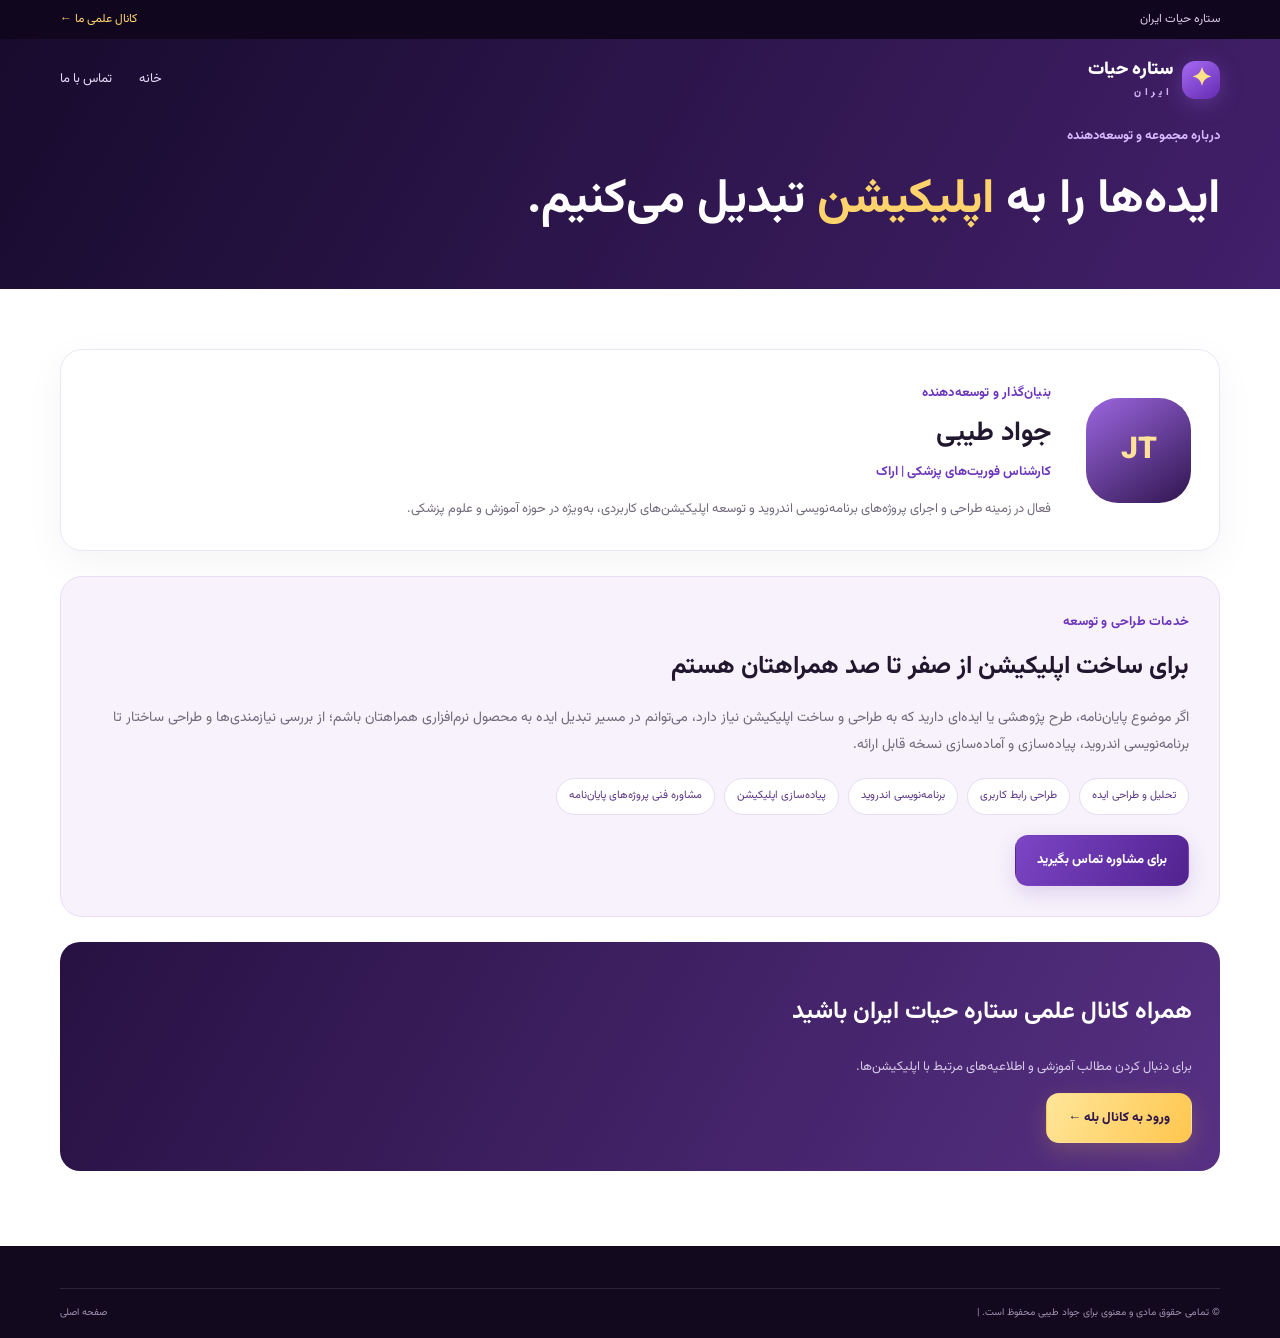
<file: about.html>
<!doctype html><html lang="fa" dir="rtl"><head><meta charset="utf-8"><meta name="viewport" content="width=device-width,initial-scale=1"><meta name="theme-color" content="#170b2d"><title>درباره جواد طیبی | ستاره حیات ایران</title><meta name="description" content="آشنایی با جواد طیبی، کارشناس فوریت‌های پزشکی اراک و توسعه‌دهنده اپلیکیشن‌های اندرویدی؛ طراحی و اجرای پروژه‌های نرم‌افزاری و اپلیکیشن از صفر تا صد."><link rel="stylesheet" href="style.css"><link rel="icon" href="assets/favicon.svg"></head><body><div class="topline"><div class="container topinner"><span>ستاره حیات ایران</span><a href="https://ble.ir/setarehhayatiran" target="_blank">کانال علمی ما ←</a></div></div><header class="simple-head"><nav class="container nav"><a class="logo" href="index.html"><span class="logo-mark">✦</span><span>ستاره حیات<small>ایران</small></span></a><div class="navlinks"><a href="index.html">خانه</a><a href="contact.html">تماس با ما</a></div></nav><div class="container"><span class="eyebrow">درباره مجموعه و توسعه‌دهنده</span><h1>ایده‌ها را به <em>اپلیکیشن</em> تبدیل می‌کنیم.</h1></div></header><main class="container about-page"><div class="profile-card"><div class="profile-avatar">JT</div><div><span class="kicker">بنیان‌گذار و توسعه‌دهنده</span><h2>جواد طیبی</h2><p class="profile-role">کارشناس فوریت‌های پزشکی | اراک</p><p>فعال در زمینه طراحی و اجرای پروژه‌های برنامه‌نویسی اندروید و توسعه اپلیکیشن‌های کاربردی، به‌ویژه در حوزه آموزش و علوم پزشکی.</p></div></div><section class="service-box"><span class="kicker">خدمات طراحی و توسعه</span><h2>برای ساخت اپلیکیشن از صفر تا صد همراهتان هستم</h2><p>اگر موضوع پایان‌نامه، طرح پژوهشی یا ایده‌ای دارید که به طراحی و ساخت اپلیکیشن نیاز دارد، می‌توانم در مسیر تبدیل ایده به محصول نرم‌افزاری همراهتان باشم؛ از بررسی نیازمندی‌ها و طراحی ساختار تا برنامه‌نویسی اندروید، پیاده‌سازی و آماده‌سازی نسخه قابل ارائه.</p><div class="service-points"><span>تحلیل و طراحی ایده</span><span>طراحی رابط کاربری</span><span>برنامه‌نویسی اندروید</span><span>پیاده‌سازی اپلیکیشن</span><span>مشاوره فنی پروژه‌های پایان‌نامه</span></div><a class="btn btn-purple" href="contact.html">برای مشاوره تماس بگیرید</a></section><div class="channel-call"><h2>همراه کانال علمی ستاره حیات ایران باشید</h2><p>برای دنبال کردن مطالب آموزشی و اطلاعیه‌های مرتبط با اپلیکیشن‌ها.</p><a class="btn btn-gold" href="https://ble.ir/setarehhayatiran" target="_blank" rel="noopener">ورود به کانال بله ←</a></div></main><footer class="footer"><div class="container copyright">© تمامی حقوق مادی و معنوی برای جواد طیبی محفوظ است. | <a href="index.html">صفحه اصلی</a></div></footer></body></html>
</file>
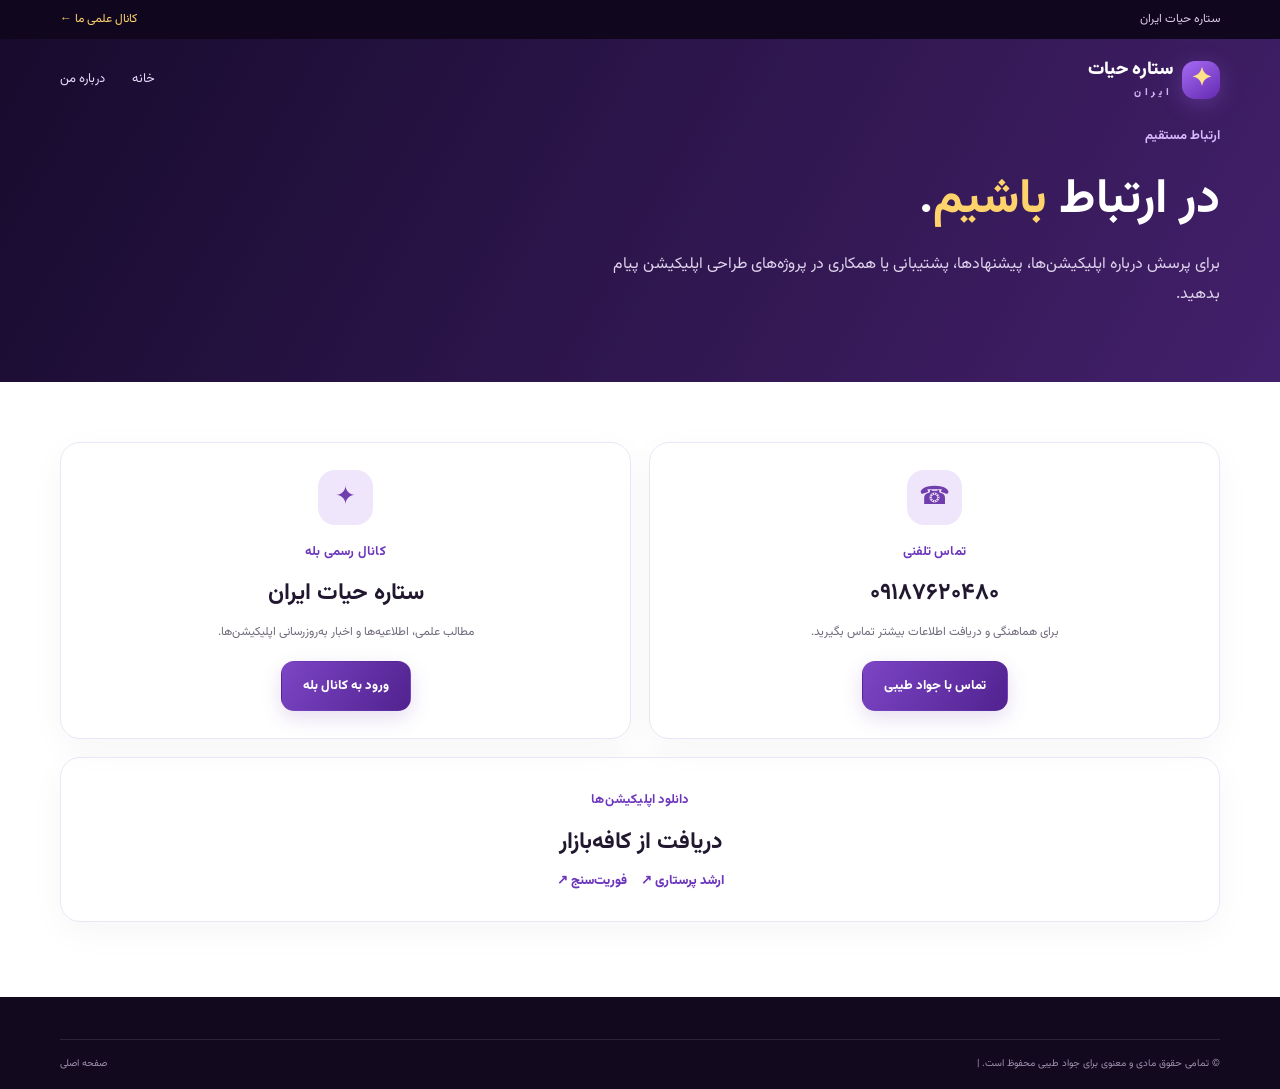
<file: contact.html>
<!doctype html><html lang="fa" dir="rtl"><head><meta charset="utf-8"><meta name="viewport" content="width=device-width,initial-scale=1"><meta name="theme-color" content="#170b2d"><title>تماس با جواد طیبی | ستاره حیات ایران</title><meta name="description" content="راه‌های ارتباط با جواد طیبی برای پشتیبانی اپلیکیشن‌های ارشد پرستاری و فوریت‌سنج و مشاوره طراحی و توسعه اپلیکیشن اندروید."><link rel="stylesheet" href="style.css"><link rel="icon" href="assets/favicon.svg"></head><body><div class="topline"><div class="container topinner"><span>ستاره حیات ایران</span><a href="https://ble.ir/setarehhayatiran" target="_blank">کانال علمی ما ←</a></div></div><header class="simple-head"><nav class="container nav"><a class="logo" href="index.html"><span class="logo-mark">✦</span><span>ستاره حیات<small>ایران</small></span></a><div class="navlinks"><a href="index.html">خانه</a><a href="about.html">درباره من</a></div></nav><div class="container"><span class="eyebrow">ارتباط مستقیم</span><h1>در ارتباط <em>باشیم</em>.</h1><p class="head-desc">برای پرسش درباره اپلیکیشن‌ها، پیشنهادها، پشتیبانی یا همکاری در پروژه‌های طراحی اپلیکیشن پیام بدهید.</p></div></header><main class="container contact-page"><div class="contact-card"><div class="contact-icon">☎</div><span class="kicker">تماس تلفنی</span><h2>۰۹۱۸۷۶۲۰۴۸۰</h2><p>برای هماهنگی و دریافت اطلاعات بیشتر تماس بگیرید.</p><a class="btn btn-purple" href="tel:09187620480">تماس با جواد طیبی</a></div><div class="contact-card"><div class="contact-icon">✦</div><span class="kicker">کانال رسمی بله</span><h2>ستاره حیات ایران</h2><p>مطالب علمی، اطلاعیه‌ها و اخبار به‌روزرسانی اپلیکیشن‌ها.</p><a class="btn btn-purple" href="https://ble.ir/setarehhayatiran" target="_blank" rel="noopener">ورود به کانال بله</a></div><div class="contact-card wide"><span class="kicker">دانلود اپلیکیشن‌ها</span><h2>دریافت از کافه‌بازار</h2><div class="download-links"><a href="https://cafebazaar.ir/app/?id=com.ayllar7.arshaad&amp;ref=share" target="_blank" rel="noopener">ارشد پرستاری ↗</a><a href="https://cafebazaar.ir/app/?id=com.ayllar7.foriatsanj&amp;ref=share" target="_blank" rel="noopener">فوریت‌سنج ↗</a></div></div></main><footer class="footer"><div class="container copyright">© تمامی حقوق مادی و معنوی برای جواد طیبی محفوظ است. | <a href="index.html">صفحه اصلی</a></div></footer></body></html>
</file>
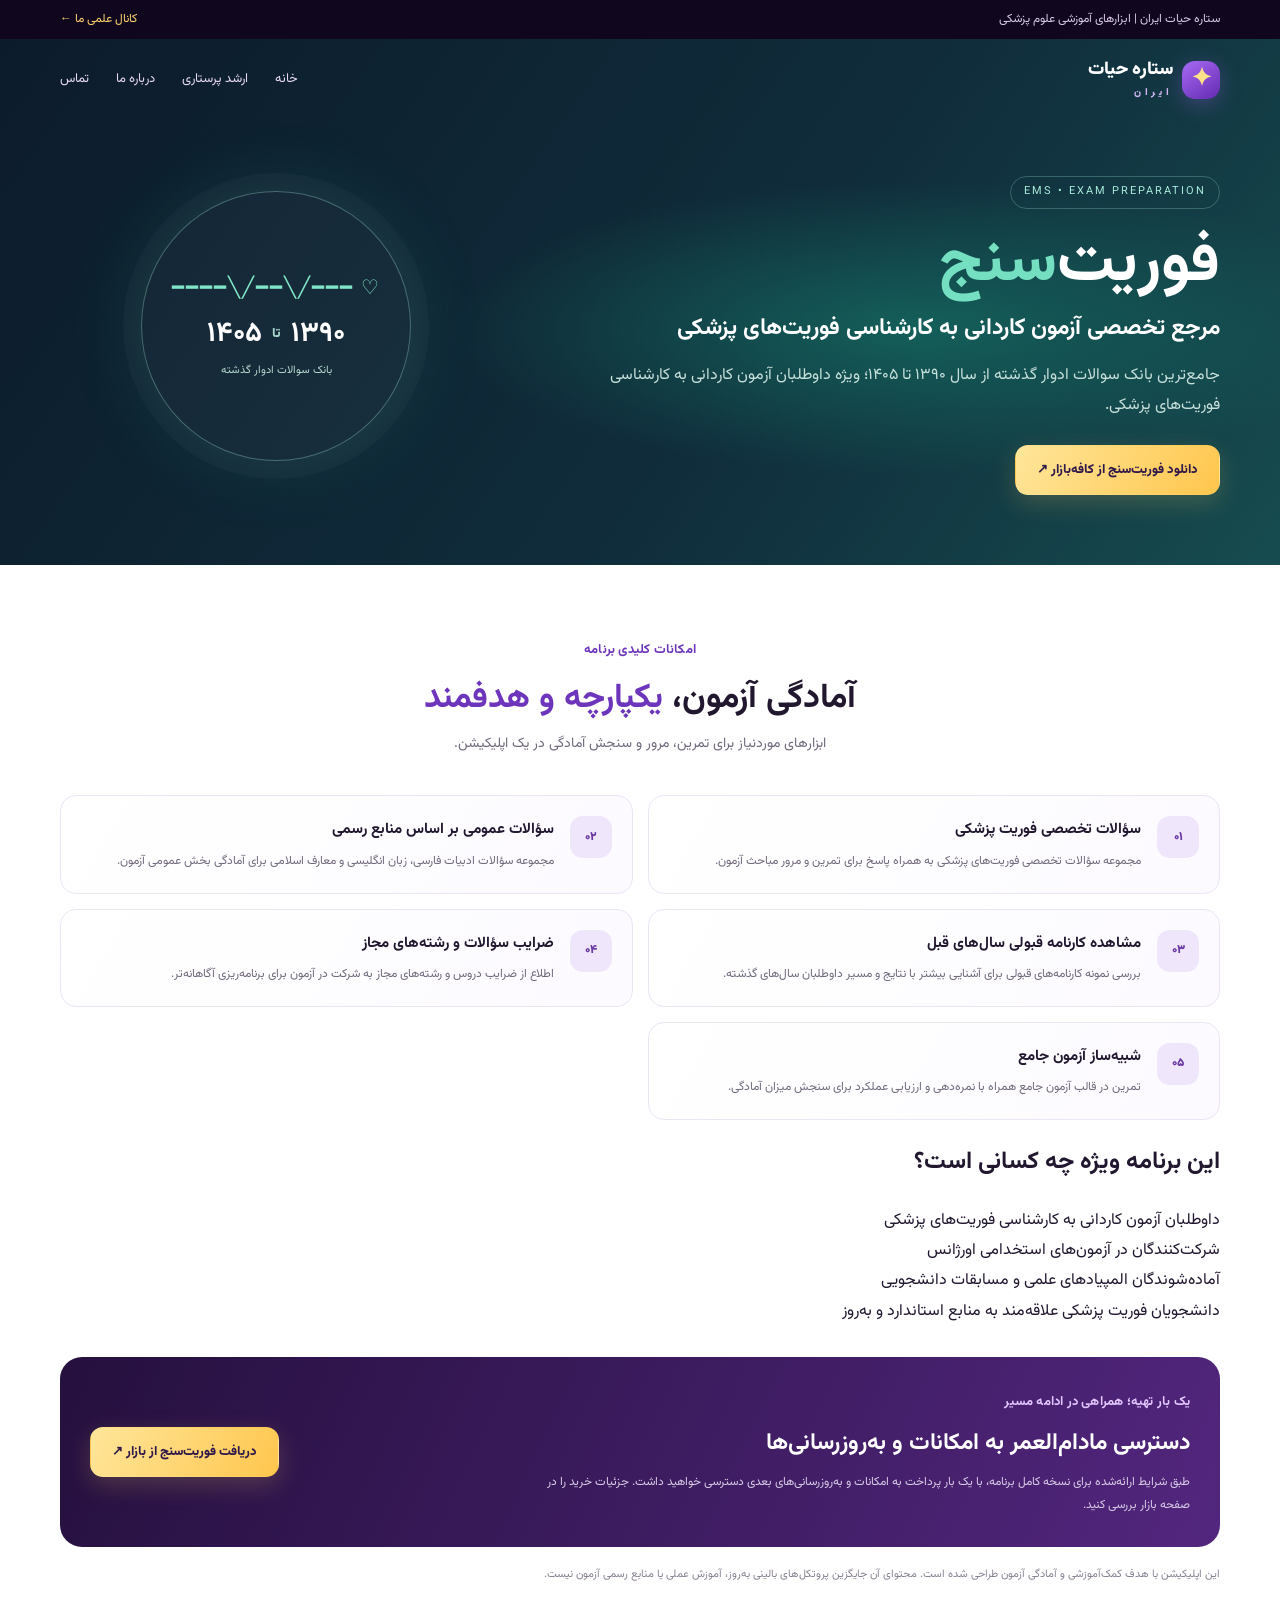
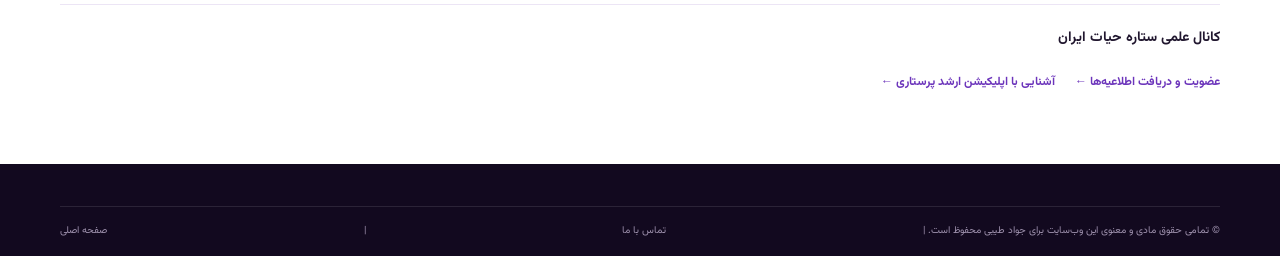
<file: foriatsanj.html>
<!doctype html><html lang="fa" dir="rtl"><head><meta charset="utf-8"><meta name="viewport" content="width=device-width,initial-scale=1"><meta name="theme-color" content="#170b2d"><title>دانلود فوریت‌سنج | بانک سوالات فوریت‌های پزشکی ۱۳۹۰ تا ۱۴۰۵</title><meta name="description" content="فوریت‌سنج؛ بانک سوالات آزمون کاردانی به کارشناسی فوریت‌های پزشکی از ۱۳۹۰ تا ۱۴۰۵، سوالات عمومی، کارنامه قبولی و شبیه‌ساز آزمون جامع."><meta name="keywords" content="دانلود فوریت سنج, سوالات فوریت پزشکی, آزمون کاردانی به کارشناسی فوریت پزشکی, استخدام اورژانس, سوالات استخدامی اورژانس"><link rel="icon" href="assets/favicon.svg"><link rel="stylesheet" href="style.css"></head><body>
<div class="topline"><div class="container topinner"><span>ستاره حیات ایران | ابزارهای آموزشی علوم پزشکی</span><a href="https://ble.ir/setarehhayatiran" target="_blank">کانال علمی ما ←</a></div></div><header class="subhero ems-sub"><nav class="container nav"><a class="logo" href="index.html"><span class="logo-mark">✦</span><span>ستاره حیات<small>ایران</small></span></a><div class="navlinks"><a href="index.html">خانه</a><a href="arshad.html">ارشد پرستاری</a><a href="about.html">درباره ما</a><a href="contact.html">تماس</a></div></nav><div class="container ems-hero"><div class="ems-badge">EMS • EXAM PREPARATION</div><h1>فوریت‌<em>سنج</em></h1><h2>مرجع تخصصی آزمون کاردانی به کارشناسی فوریت‌های پزشکی</h2><p>جامع‌ترین بانک سوالات ادوار گذشته از سال ۱۳۹۰ تا ۱۴۰۵؛ ویژه داوطلبان آزمون کاردانی به کارشناسی فوریت‌های پزشکی.</p><a class="btn btn-gold" href="https://cafebazaar.ir/app/?id=com.ayllar7.foriatsanj&amp;ref=share" target="_blank" rel="noopener">دانلود فوریت‌سنج از کافه‌بازار ↗</a><div class="ems-visual"><div class="pulse-line">♡ ━━━╱╲━━╱╲━━━━</div><div class="ems-years"><b>۱۳۹۰</b><span>تا</span><b>۱۴۰۵</b></div><small>بانک سوالات ادوار گذشته</small></div></div></header>
<main class="container detail-main"><div class="section-head"><span class="kicker">امکانات کلیدی برنامه</span><h2>آمادگی آزمون، <em>یکپارچه و هدفمند</em></h2><p>ابزارهای موردنیاز برای تمرین، مرور و سنجش آمادگی در یک اپلیکیشن.</p></div><div class="features">
<section class="feature"><span>۰۱</span><div><h3>سؤالات تخصصی فوریت پزشکی</h3><p>مجموعه سؤالات تخصصی فوریت‌های پزشکی به همراه پاسخ برای تمرین و مرور مباحث آزمون.</p></div></section>
<section class="feature"><span>۰۲</span><div><h3>سؤالات عمومی بر اساس منابع رسمی</h3><p>مجموعه سؤالات ادبیات فارسی، زبان انگلیسی و معارف اسلامی برای آمادگی بخش عمومی آزمون.</p></div></section>
<section class="feature"><span>۰۳</span><div><h3>مشاهده کارنامه قبولی سال‌های قبل</h3><p>بررسی نمونه کارنامه‌های قبولی برای آشنایی بیشتر با نتایج و مسیر داوطلبان سال‌های گذشته.</p></div></section>
<section class="feature"><span>۰۴</span><div><h3>ضرایب سؤالات و رشته‌های مجاز</h3><p>اطلاع از ضرایب دروس و رشته‌های مجاز به شرکت در آزمون برای برنامه‌ریزی آگاهانه‌تر.</p></div></section>
<section class="feature"><span>۰۵</span><div><h3>شبیه‌ساز آزمون جامع</h3><p>تمرین در قالب آزمون جامع همراه با نمره‌دهی و ارزیابی عملکرد برای سنجش میزان آمادگی.</p></div></section>
</div>
<div class="audience"><h2>این برنامه ویژه چه کسانی است؟</h2><div class="audience-grid"><div>داوطلبان آزمون کاردانی به کارشناسی فوریت‌های پزشکی</div><div>شرکت‌کنندگان در آزمون‌های استخدامی اورژانس</div><div>آماده‌شوندگان المپیادهای علمی و مسابقات دانشجویی</div><div>دانشجویان فوریت پزشکی علاقه‌مند به منابع استاندارد و به‌روز</div></div></div>
<div class="download-panel"><div><span class="kicker light">یک بار تهیه؛ همراهی در ادامه مسیر</span><h2>دسترسی مادام‌العمر به امکانات و به‌روزرسانی‌ها</h2><p>طبق شرایط ارائه‌شده برای نسخه کامل برنامه، با یک بار پرداخت به امکانات و به‌روزرسانی‌های بعدی دسترسی خواهید داشت. جزئیات خرید را در صفحه بازار بررسی کنید.</p></div><a class="btn btn-gold" href="https://cafebazaar.ir/app/?id=com.ayllar7.foriatsanj&amp;ref=share" target="_blank" rel="noopener">دریافت فوریت‌سنج از بازار ↗</a></div>
<p class="disclaimer">این اپلیکیشن با هدف کمک‌آموزشی و آمادگی آزمون طراحی شده است. محتوای آن جایگزین پروتکل‌های بالینی به‌روز، آموزش عملی یا منابع رسمی آزمون نیست.</p><div class="cross-promo"><b>کانال علمی ستاره حیات ایران</b><a href="https://ble.ir/setarehhayatiran" target="_blank">عضویت و دریافت اطلاعیه‌ها ←</a><a href="arshad.html">آشنایی با اپلیکیشن ارشد پرستاری ←</a></div></main>
<footer class="footer"><div class="container copyright">© تمامی حقوق مادی و معنوی این وب‌سایت برای جواد طیبی محفوظ است. | <a href="contact.html">تماس با ما</a> | <a href="index.html">صفحه اصلی</a></div></footer></body></html>
</file>
<file: style.css>
@import url('https://fonts.googleapis.com/css2?family=Vazirmatn:wght@300;400;500;600;700;800;900&display=swap');
:root{--night:#170b2d;--night2:#24113f;--purple:#6c35bb;--violet:#9b62e8;--gold:#ffd36c;--ink:#21172f;--muted:#716a7c;--paper:#fbf9ff;--line:#ece5f5;--mint:#baf3df}
*{box-sizing:border-box}html{scroll-behavior:smooth;scroll-padding-top:20px}body{margin:0;background:#fff;color:var(--ink);font-family:Vazirmatn,Tahoma,sans-serif;line-height:1.9}a{text-decoration:none;color:inherit}.container{width:min(1160px,calc(100% - 42px));margin:auto}.topline{background:#10071f;color:#d9cbe9;font-size:12px}.topinner{display:flex;justify-content:space-between;padding:8px 0;gap:12px}.topinner a{color:var(--gold)}.header{background:radial-gradient(ellipse at 78% 36%,#48217b 0,transparent 36%),linear-gradient(125deg,#140821,#24103e 58%,#3b1b62);color:#fff;position:relative;overflow:hidden}.header:after{content:"";position:absolute;inset:auto -10% -210px -10%;height:260px;background:#fff;border-radius:50% 50% 0 0;opacity:.035}.nav{height:82px;display:flex;align-items:center;justify-content:space-between;position:relative;z-index:5}.logo{display:flex;align-items:center;gap:9px;color:white;font-weight:900;font-size:18px;line-height:1.1}.logo small{display:block;font-size:10px;letter-spacing:4px;color:#cdb3ef;margin-top:6px}.logo-mark{display:grid;place-items:center;width:38px;height:38px;border-radius:13px;background:linear-gradient(145deg,#a76af4,#642ab1);color:#ffe18a;font-size:25px;box-shadow:0 5px 22px #9b62e855}.navlinks{display:flex;align-items:center;gap:27px;color:#e7d9f7;font-size:13px}.navlinks a:hover,.navlinks .active{color:var(--gold)}.menu-toggle{display:none;background:transparent;color:white;border:0;font-size:25px}.hero{display:grid;grid-template-columns:1.04fr .96fr;align-items:center;gap:50px;padding:50px 0 100px;position:relative;z-index:1}.eyebrow,.kicker{font-size:13px;font-weight:700;color:#d8b9ff}.eyebrow i{display:inline-block;width:7px;height:7px;border-radius:50%;background:var(--gold);margin-left:8px;box-shadow:0 0 14px var(--gold)}h1{font-size:clamp(38px,5vw,64px);line-height:1.35;margin:18px 0}h1 em,h2 em{font-style:normal;color:var(--gold)}.hero-copy>p{max-width:590px;color:#ded2ec;font-size:16px;margin:0 0 26px}.hero-actions{display:flex;gap:12px;flex-wrap:wrap}.btn{display:inline-flex;align-items:center;justify-content:center;gap:10px;padding:12px 21px;border-radius:13px;font-weight:800;font-size:13px;transition:.2s;border:1px solid transparent}.btn:hover{transform:translateY(-3px);filter:brightness(1.04)}.btn-gold{background:linear-gradient(120deg,#ffe69a,#ffc64d);color:#30194a;box-shadow:0 8px 25px #f7c95b33}.btn-glass{border-color:#ffffff45;color:#fff;background:#ffffff0c}.btn-purple{background:linear-gradient(120deg,#7c45c5,#51228f);color:#fff;box-shadow:0 7px 20px #6735a52b}.btn-market{border-color:#e5d9f2;color:#512b7e;background:#fff}.hero-proof{display:flex;gap:20px;flex-wrap:wrap;color:#c7b5d9;font-size:11px;margin-top:28px}.hero-art{position:relative;max-width:470px;justify-self:center}.art-glow{position:absolute;inset:8% -8%;background:#a05af8;filter:blur(75px);opacity:.25;border-radius:50%}.poster-frame{position:relative;border:7px solid #ffffff20;border-radius:25px;overflow:hidden;box-shadow:0 25px 70px #08031199;transform:rotate(1deg);background:#fff}.poster-frame img{display:block;width:100%;height:auto}.float-note{position:absolute;bottom:22px;right:-35px;background:#fff;color:var(--ink);padding:12px 18px;border-radius:14px;box-shadow:0 12px 35px #08031135;display:flex;flex-direction:column;font-size:12px}.float-note b{color:var(--purple)}.float-note span{color:var(--muted);font-size:10px}.stats{display:grid;grid-template-columns:repeat(3,1fr);gap:15px;margin-top:-35px;position:relative;z-index:3}.stats div{background:#fff;border:1px solid var(--line);border-radius:16px;padding:17px 22px;box-shadow:0 10px 35px #2913440c;display:flex;flex-direction:column}.stats b{color:#4b2774;font-size:16px}.stats span{font-size:11px;color:var(--muted)}.section{padding-top:90px;padding-bottom:90px}.section-head{text-align:center;max-width:690px;margin:0 auto 38px}.kicker{color:var(--purple);letter-spacing:.2px}.section-head h2,.about-teaser h2{font-size:34px;margin:7px 0;line-height:1.5}.section-head h2 em,.about-teaser h2 em{color:var(--purple)}.section-head p{color:var(--muted);margin:0;font-size:14px}.app-grid{display:grid;grid-template-columns:1fr 1fr;gap:22px}.app-card{border:1px solid var(--line);border-radius:23px;padding:29px;background:linear-gradient(155deg,#fff,#fcfaff);box-shadow:0 15px 45px #2d16440b;position:relative;overflow:hidden}.app-card:before{content:"";position:absolute;width:180px;height:180px;border-radius:50%;left:-80px;top:-90px;background:#eadbff;opacity:.55}.ems-card:before{background:#c9f3e8}.app-card-top{display:flex;align-items:center;gap:12px;position:relative}.app-symbol{width:53px;height:53px;border-radius:16px;display:grid;place-items:center;background:#eee2ff;color:#6633a7;font-size:23px;font-weight:900;box-shadow:inset 0 0 0 1px #d9c5f5}.app-symbol span{color:#ecb93e}.ems-symbol{background:#ddf7ed;color:#15836a;font-size:32px}.pill{font-size:11px;color:#6b3b9d;background:#f3ecfb;padding:6px 11px;border-radius:30px}.app-card h3{font-size:27px;margin:17px 0 5px}.app-card>p{font-size:14px;color:var(--muted);min-height:55px}.app-card ul{padding-right:19px;color:#51485c;font-size:13px;margin:17px 0 24px}.app-card li{padding:3px 0}.card-actions{display:flex;gap:10px;flex-wrap:wrap}.channel-section{background:linear-gradient(115deg,#24103d,#4b2376);color:#fff;padding:48px 0}.channel-inner{display:grid;grid-template-columns:75px 1fr auto;gap:22px;align-items:center}.channel-icon{width:65px;height:65px;border:1px solid #ffffff45;background:#ffffff12;border-radius:20px;display:grid;place-items:center;color:var(--gold);font-size:36px}.kicker.light{color:#e2c6ff}.channel-inner h2{font-size:25px;margin:4px 0}.channel-inner p{color:#d6c9e5;font-size:13px;margin:0}.about-teaser{display:grid;grid-template-columns:130px 1fr;gap:30px;align-items:center}.about-orb{width:120px;height:120px;border-radius:36px;background:linear-gradient(145deg,#8d51d1,#30164e);display:grid;place-items:center;color:#ffe19a;font-weight:900;font-size:34px;box-shadow:0 15px 40px #6735a533}.about-teaser p{color:var(--muted);font-size:14px;max-width:800px}.inline-link{color:var(--purple);font-weight:800;font-size:13px}.footer{background:#12091f;color:#cfc2dc;padding:42px 0 16px}.footer-grid{display:grid;grid-template-columns:1.2fr 1fr 1fr;gap:40px;padding-bottom:30px}.footer-logo{margin-bottom:12px}.footer p{font-size:12px;color:#a99bb8;max-width:270px}.footer-grid>div:not(:first-child){display:flex;flex-direction:column;gap:8px;font-size:12px}.footer-grid b{color:#fff;margin-bottom:7px}.footer-grid a:not(.logo):hover{color:var(--gold)}.copyright{border-top:1px solid #ffffff1b;padding-top:14px;font-size:10px;color:#9e91ad;display:flex;justify-content:space-between;gap:15px;flex-wrap:wrap}.copyright span{color:#c6a5ed}
.subhero{background:radial-gradient(ellipse at 80% 35%,#542c80,transparent 40%),linear-gradient(120deg,#170b2d,#2d1550);color:#fff}.subhero-grid{display:grid;grid-template-columns:1fr .8fr;gap:45px;align-items:center;padding:35px 0 65px}.subhero-grid h1{font-size:58px}.subhero-grid h1 em{color:#ffd15c}.subhero-grid p{color:#e0d4ed;max-width:590px;margin-bottom:24px}.subposter{max-width:340px;justify-self:center;border:6px solid #ffffff24;border-radius:20px;overflow:hidden;box-shadow:0 22px 65px #08031177}.subposter img{display:block;width:100%}.detail-main{padding-top:70px;padding-bottom:70px}.features{display:grid;grid-template-columns:1fr 1fr;gap:15px}.feature{display:flex;gap:16px;border:1px solid var(--line);border-radius:16px;padding:20px;background:linear-gradient(120deg,#fff,#fcfaff)}.feature>span{flex:0 0 42px;height:42px;border-radius:13px;background:#f0e6fb;color:#6a3aa2;display:grid;place-items:center;font-weight:900;font-size:12px}.feature h3{font-size:15px;margin:0 0 5px}.feature p{font-size:12px;color:var(--muted);margin:0}.quote-panel{margin:35px 0;background:#f4eefb;border:1px solid #e7d9f5;border-radius:20px;padding:30px;text-align:center}.quote-panel>span{font-size:50px;color:#a26cdb;line-height:1}.quote-panel h2{font-size:21px;max-width:750px;margin:0 auto 10px;color:#442568}.quote-panel p{font-size:13px;color:#76529b}.download-panel{margin-top:30px;padding:30px;border-radius:22px;background:linear-gradient(115deg,#25103e,#52267e);color:white;display:flex;justify-content:space-between;align-items:center;gap:25px}.download-panel h2{font-size:23px;margin:5px 0}.download-panel p{font-size:12px;color:#d8cbe7;max-width:650px;margin:0}.disclaimer{font-size:11px;color:#898191;margin:18px 0}.cross-promo{border-top:1px solid var(--line);padding-top:20px;display:flex;gap:20px;flex-wrap:wrap;font-size:12px}.cross-promo b{width:100%;font-size:14px}.cross-promo a{color:var(--purple);font-weight:700}
.ems-sub{background:radial-gradient(ellipse at 72% 55%,#145f5a 0,transparent 36%),linear-gradient(125deg,#0c1b2b,#102d3b 60%,#164c50)}.ems-hero{padding:55px 0 70px;position:relative;min-height:430px}.ems-badge{display:inline-block;border:1px solid #a3e8d444;color:#a8eadb;border-radius:30px;padding:5px 13px;font-size:11px;letter-spacing:2px}.ems-hero h1{font-size:64px;margin:12px 0 0}.ems-hero h1 em{color:#74e0c1}.ems-hero h2{font-size:23px;margin:0 0 10px}.ems-hero>p{color:#c7e0dc;max-width:670px;margin:0 0 23px}.ems-visual{position:absolute;left:7%;top:70px;width:270px;height:270px;border:1px solid #a8eddb55;border-radius:50%;display:flex;flex-direction:column;align-items:center;justify-content:center;background:#ffffff09;box-shadow:0 0 0 18px #ffffff06,0 0 80px #4ad7b322}.pulse-line{color:#80e6c8;font-size:20px;letter-spacing:2px}.ems-years{display:flex;align-items:center;gap:10px;color:white;font-size:28px;font-weight:900}.ems-years span{font-size:13px;color:#a9d8cc}.ems-visual small{color:#b7d9d1;font-size:11px}
.simple-head{background:linear-gradient(120deg,#170b2d,#43206b);color:#fff;padding-bottom:55px}.simple-head h1{font-size:48px;margin:18px 0 0}.simple-head h1 em{color:var(--gold)}.head-desc{color:#ded2ec;max-width:650px}.about-page,.contact-page{padding-top:60px;padding-bottom:75px}.profile-card{display:grid;grid-template-columns:115px 1fr;gap:25px;align-items:center;padding:28px;border:1px solid var(--line);border-radius:22px;box-shadow:0 12px 40px #2913440c}.profile-avatar{width:105px;height:105px;border-radius:32px;background:linear-gradient(145deg,#9c67e0,#30154f);display:grid;place-items:center;color:#ffe19a;font-size:30px;font-weight:900}.profile-card h2{margin:0;font-size:27px}.profile-role{color:var(--purple);font-weight:700;font-size:13px;margin:0}.profile-card p:last-child{font-size:13px;color:var(--muted);margin-bottom:0}.service-box{margin-top:25px;padding:30px;border-radius:22px;background:#f7f2fc;border:1px solid #e9def5}.service-box h2{font-size:25px;margin:6px 0}.service-box p{color:var(--muted);font-size:14px}.service-points{display:flex;gap:9px;flex-wrap:wrap;margin:20px 0}.service-points span{background:white;border:1px solid #e7dcf2;border-radius:30px;padding:7px 12px;font-size:11px;color:#5b3684}.channel-call{margin-top:25px;padding:28px;border-radius:20px;background:linear-gradient(120deg,#271142,#573084);color:white}.channel-call p{color:#d7c9e8;font-size:13px}.contact-page{display:grid;grid-template-columns:1fr 1fr;gap:18px}.contact-card{padding:27px;border:1px solid var(--line);border-radius:20px;text-align:center;box-shadow:0 10px 35px #2913440a}.contact-icon{width:55px;height:55px;border-radius:17px;background:#f0e6fb;color:#713eae;display:grid;place-items:center;font-size:25px;margin:0 auto 12px}.contact-card h2{font-size:23px;margin:5px 0}.contact-card p{font-size:12px;color:var(--muted);margin:0 0 17px}.contact-card.wide{grid-column:1/-1}.download-links{display:flex;justify-content:center;gap:14px;flex-wrap:wrap}.download-links a{color:var(--purple);font-weight:800;font-size:13px}
@media(max-width:800px){.hero{grid-template-columns:1fr;gap:35px;padding-top:35px}.hero-copy{text-align:center}.hero-copy>p{margin-left:auto;margin-right:auto}.hero-actions,.hero-proof{justify-content:center}.hero-art{max-width:350px}.float-note{right:-15px}.stats{grid-template-columns:1fr;margin-top:-25px}.channel-inner{grid-template-columns:55px 1fr}.channel-inner>.btn{grid-column:1/-1;justify-self:start}.subhero-grid{grid-template-columns:1fr}.subposter{max-width:260px}.ems-visual{position:relative;left:auto;top:auto;margin:30px auto 0;width:220px;height:220px}.ems-hero{text-align:center}.ems-hero>p{margin-left:auto;margin-right:auto}.features{grid-template-columns:1fr}.footer-grid{grid-template-columns:1fr 1fr}.footer-grid>div:first-child{grid-column:1/-1}}
@media(max-width:560px){.container{width:min(100% - 30px,1160px)}.nav{height:72px}.menu-toggle{display:block}.navlinks{display:none;position:absolute;top:65px;right:0;left:0;padding:18px;background:#24113f;border:1px solid #ffffff22;border-radius:15px;flex-direction:column;align-items:stretch;gap:12px}.navlinks.open{display:flex}.topinner{font-size:10px}.topinner span{max-width:50%}.hero{padding-bottom:75px}.hero h1{font-size:40px}.hero-copy>p{font-size:13px}.hero-proof{gap:9px;font-size:9px}.section{padding-top:60px;padding-bottom:60px}.section-head h2,.about-teaser h2{font-size:27px}.app-grid{grid-template-columns:1fr}.app-card{padding:22px}.channel-inner{grid-template-columns:1fr;text-align:center}.channel-icon{margin:auto}.channel-inner>.btn{justify-self:center}.about-teaser{grid-template-columns:1fr;text-align:center}.about-orb{margin:auto}.footer-grid{grid-template-columns:1fr}.footer-grid>div:first-child{grid-column:auto}.subhero-grid h1,.ems-hero h1{font-size:45px}.subhero-grid{padding-top:25px}.download-panel{flex-direction:column;align-items:flex-start}.simple-head h1{font-size:38px}.profile-card{grid-template-columns:1fr;text-align:center}.profile-avatar{margin:auto}.contact-page{grid-template-columns:1fr}.contact-card.wide{grid-column:auto}.copyright{font-size:9px}}
</file>
